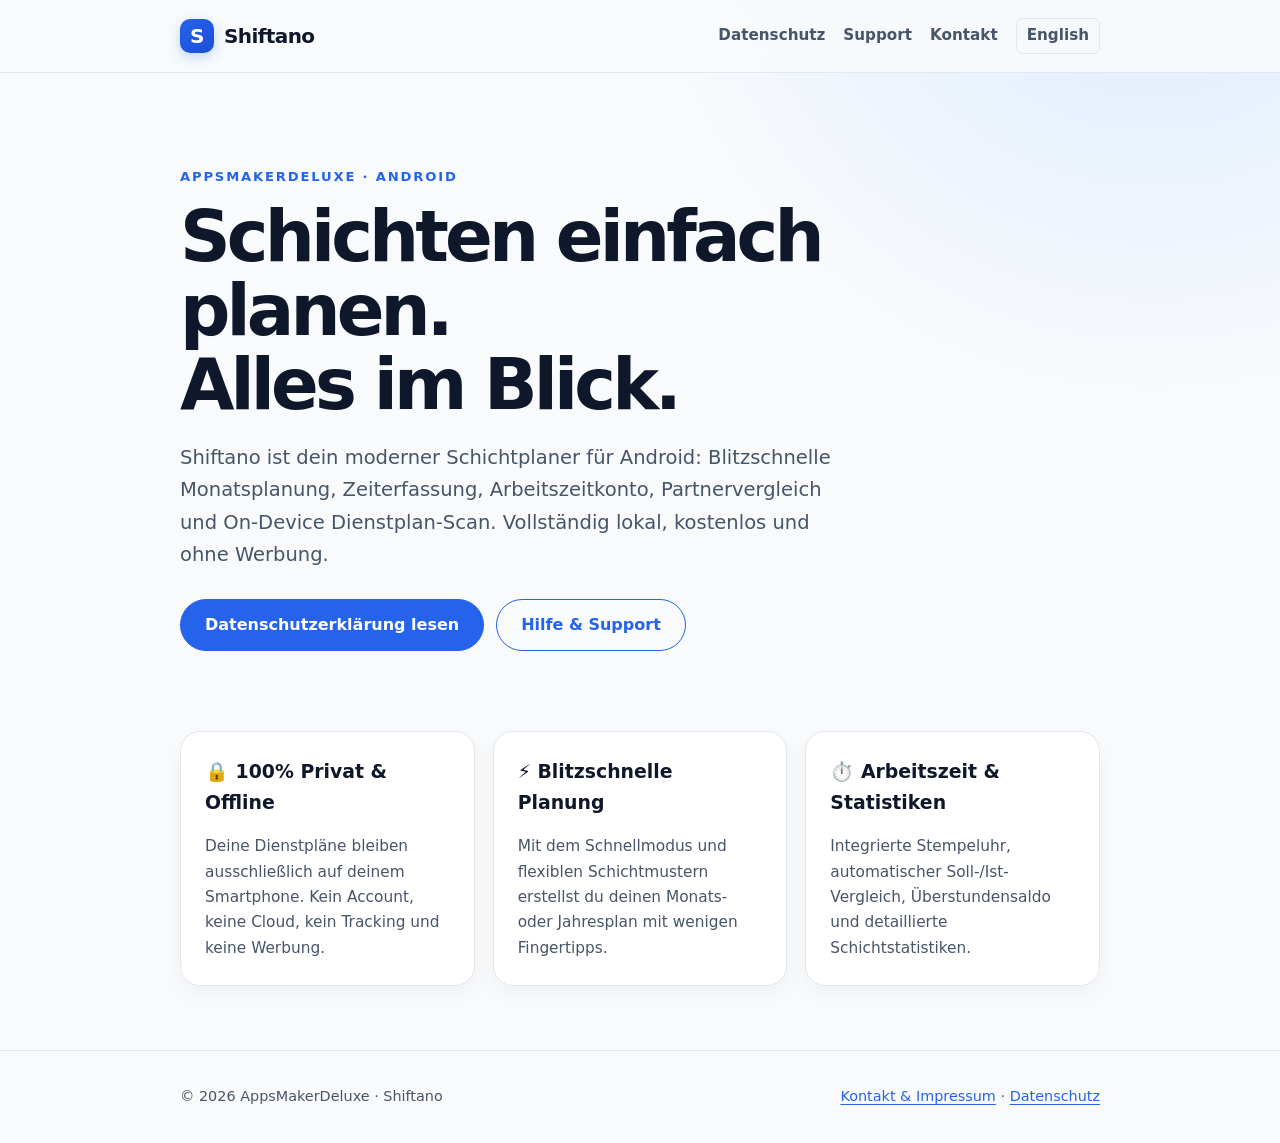
<file: index.html>
<!doctype html>
<html lang="de">
<head>
  <meta charset="utf-8">
  <meta name="viewport" content="width=device-width,initial-scale=1">
  <title>Shiftano – Dein smarter Dienstplan & Schichten</title>
  <meta name="description" content="Shiftano ist die moderne, kostenlose und private Android-App für Schichtplanung, Zeiterfassung, Schichtmuster und Arbeitszeitkonten.">
  <meta property="og:title" content="Shiftano – Dienstplan & Schichten">
  <meta property="og:description" content="Schnell planen, Arbeitszeit erfassen und jederzeit den vollen Überblick behalten. 100% offline & werbefrei.">
  <meta property="og:type" content="website">
  <meta property="og:url" content="https://appsmakerdeluxe.github.io/shiftano-privacy/">
  <meta name="theme-color" content="#2563eb">
  <link rel="icon" href="assets/favicon.svg" type="image/svg+xml">
  <link rel="stylesheet" href="assets/site.css">
</head>
<body>
  <header class="site-header">
    <div class="wrap">
      <a class="brand" href="./"><span class="mark">S</span>Shiftano</a>
      <nav class="nav" aria-label="Seitennavigation">
        <a href="privacy/shiftano/">Datenschutz</a>
        <a href="support/">Support</a>
        <a href="contact/">Kontakt</a>
        <a class="lang-btn" href="en/">English</a>
      </nav>
    </div>
  </header>
  <main>
    <section class="hero wrap">
      <p class="eyebrow">AppsMakerDeluxe · Android</p>
      <h1>Schichten einfach planen.<br>Alles im Blick.</h1>
      <p class="lead">Shiftano ist dein moderner Schichtplaner für Android: Blitzschnelle Monatsplanung, Zeiterfassung, Arbeitszeitkonto, Partnervergleich und On-Device Dienstplan-Scan. Vollständig lokal, kostenlos und ohne Werbung.</p>
      <div class="actions">
        <a class="button" href="privacy/shiftano/">Datenschutzerklärung lesen</a>
        <a class="button secondary" href="support/">Hilfe & Support</a>
      </div>
    </section>
    <section class="wrap grid" aria-label="Shiftano Grundsätze">
      <article class="card">
        <h2>🔒 100% Privat & Offline</h2>
        <p>Deine Dienstpläne bleiben ausschließlich auf deinem Smartphone. Kein Account, keine Cloud, kein Tracking und keine Werbung.</p>
      </article>
      <article class="card">
        <h2>⚡ Blitzschnelle Planung</h2>
        <p>Mit dem Schnellmodus und flexiblen Schichtmustern erstellst du deinen Monats- oder Jahresplan mit wenigen Fingertipps.</p>
      </article>
      <article class="card">
        <h2>⏱️ Arbeitszeit & Statistiken</h2>
        <p>Integrierte Stempeluhr, automatischer Soll-/Ist-Vergleich, Überstundensaldo und detaillierte Schichtstatistiken.</p>
      </article>
    </section>
  </main>
  <footer class="site-footer">
    <div class="wrap">
      <span>© 2026 AppsMakerDeluxe · Shiftano</span>
      <div>
        <a href="contact/">Kontakt & Impressum</a> · 
        <a href="privacy/shiftano/">Datenschutz</a>
      </div>
    </div>
  </footer>
</body>
</html>
</file>
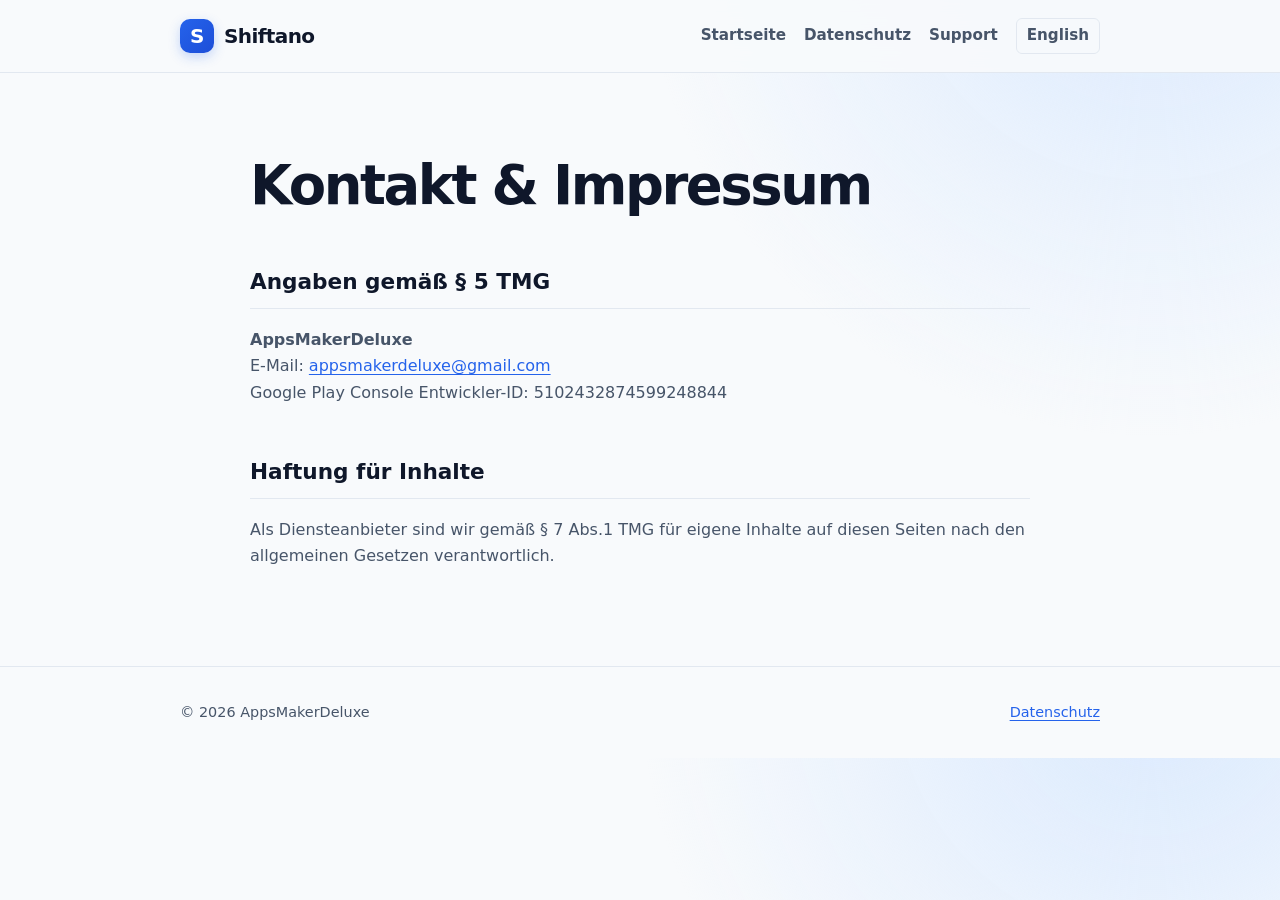
<file: contact/index.html>
<!doctype html>
<html lang="de">
<head>
  <meta charset="utf-8">
  <meta name="viewport" content="width=device-width,initial-scale=1">
  <title>Kontakt & Impressum – Shiftano</title>
  <meta name="theme-color" content="#2563eb">
  <link rel="icon" href="../assets/favicon.svg" type="image/svg+xml">
  <link rel="stylesheet" href="../assets/site.css">
</head>
<body>
  <header class="site-header">
    <div class="wrap">
      <a class="brand" href="../"><span class="mark">S</span>Shiftano</a>
      <nav class="nav">
        <a href="../">Startseite</a>
        <a href="../privacy/shiftano/">Datenschutz</a>
        <a href="../support/">Support</a>
        <a class="lang-btn" href="../en/contact/">English</a>
      </nav>
    </div>
  </header>
  <main class="wrap content">
    <h1>Kontakt & Impressum</h1>
    
    <h2>Angaben gemäß § 5 TMG</h2>
    <p><strong>AppsMakerDeluxe</strong><br>
    E-Mail: <a href="mailto:appsmakerdeluxe@gmail.com">appsmakerdeluxe@gmail.com</a><br>
    Google Play Console Entwickler-ID: 5102432874599248844</p>

    <h2>Haftung für Inhalte</h2>
    <p>Als Diensteanbieter sind wir gemäß § 7 Abs.1 TMG für eigene Inhalte auf diesen Seiten nach den allgemeinen Gesetzen verantwortlich.</p>
  </main>
  <footer class="site-footer">
    <div class="wrap">
      <span>© 2026 AppsMakerDeluxe</span>
      <a href="../privacy/shiftano/">Datenschutz</a>
    </div>
  </footer>
</body>
</html>
</file>
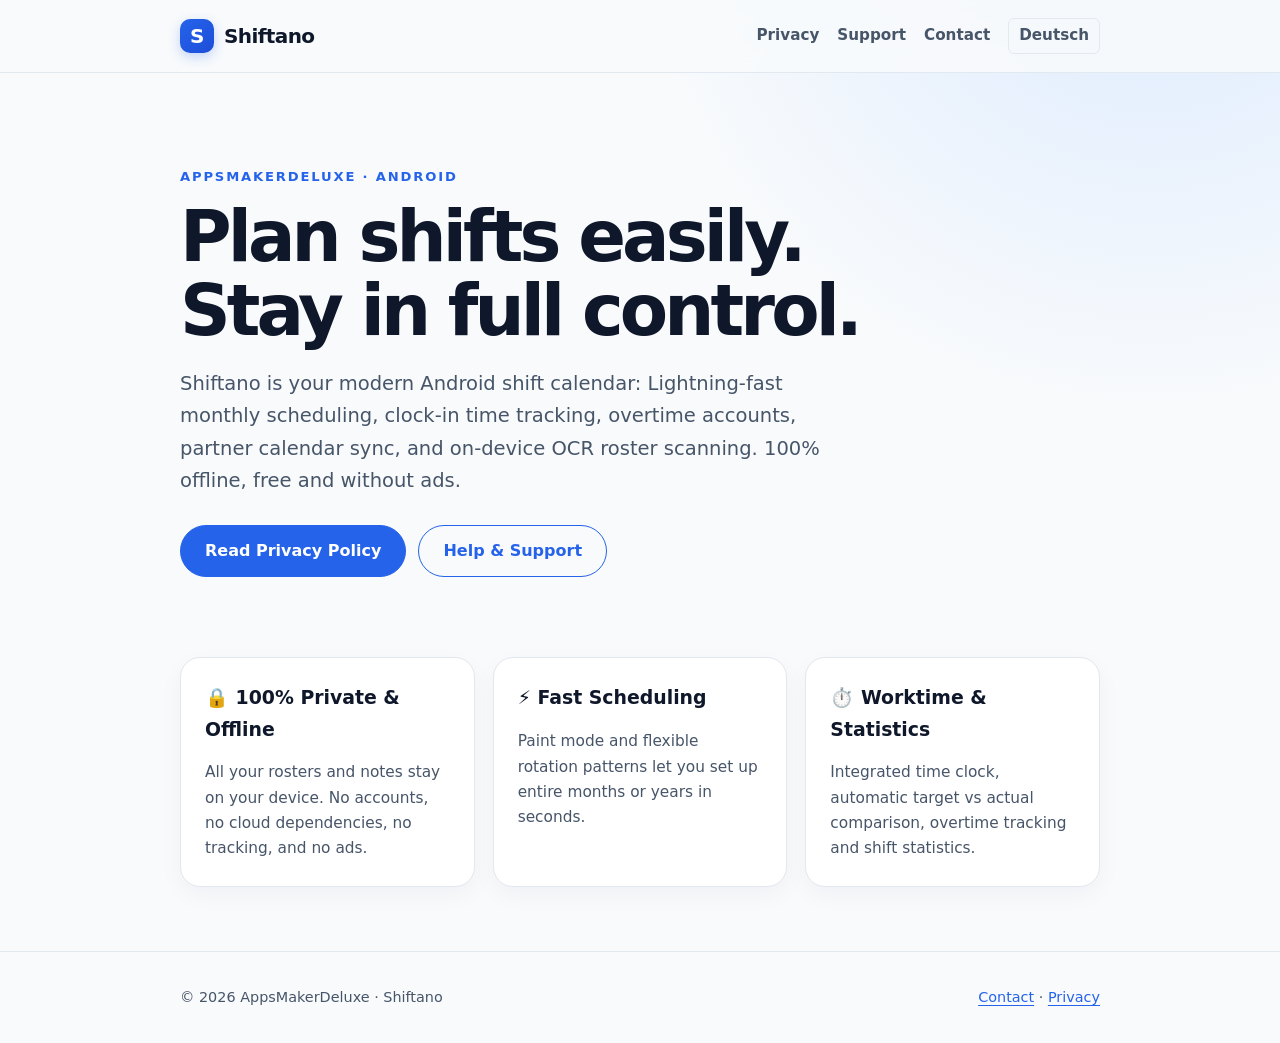
<file: en/index.html>
<!doctype html>
<html lang="en">
<head>
  <meta charset="utf-8">
  <meta name="viewport" content="width=device-width,initial-scale=1">
  <title>Shiftano – Smart Shift Planner & Work Roster</title>
  <meta name="description" content="Shiftano is the modern, privacy-first Android shift calendar with quick entry, time tracking, shift patterns and worktime accounts.">
  <meta property="og:title" content="Shiftano – Shift Planner">
  <meta property="og:description" content="Fast planning, worktime tracking, and complete overview of your shifts. 100% offline & ad-free.">
  <meta property="og:type" content="website">
  <meta property="og:url" content="https://appsmakerdeluxe.github.io/shiftano-privacy/en/">
  <meta name="theme-color" content="#2563eb">
  <link rel="icon" href="../assets/favicon.svg" type="image/svg+xml">
  <link rel="stylesheet" href="../assets/site.css">
</head>
<body>
  <header class="site-header">
    <div class="wrap">
      <a class="brand" href="./"><span class="mark">S</span>Shiftano</a>
      <nav class="nav" aria-label="Main navigation">
        <a href="privacy/shiftano/">Privacy</a>
        <a href="support/">Support</a>
        <a href="contact/">Contact</a>
        <a class="lang-btn" href="../">Deutsch</a>
      </nav>
    </div>
  </header>
  <main>
    <section class="hero wrap">
      <p class="eyebrow">AppsMakerDeluxe · Android</p>
      <h1>Plan shifts easily.<br>Stay in full control.</h1>
      <p class="lead">Shiftano is your modern Android shift calendar: Lightning-fast monthly scheduling, clock-in time tracking, overtime accounts, partner calendar sync, and on-device OCR roster scanning. 100% offline, free and without ads.</p>
      <div class="actions">
        <a class="button" href="privacy/shiftano/">Read Privacy Policy</a>
        <a class="button secondary" href="support/">Help & Support</a>
      </div>
    </section>
    <section class="wrap grid" aria-label="Shiftano Principles">
      <article class="card">
        <h2>🔒 100% Private & Offline</h2>
        <p>All your rosters and notes stay on your device. No accounts, no cloud dependencies, no tracking, and no ads.</p>
      </article>
      <article class="card">
        <h2>⚡ Fast Scheduling</h2>
        <p>Paint mode and flexible rotation patterns let you set up entire months or years in seconds.</p>
      </article>
      <article class="card">
        <h2>⏱️ Worktime & Statistics</h2>
        <p>Integrated time clock, automatic target vs actual comparison, overtime tracking and shift statistics.</p>
      </article>
    </section>
  </main>
  <footer class="site-footer">
    <div class="wrap">
      <span>© 2026 AppsMakerDeluxe · Shiftano</span>
      <div>
        <a href="contact/">Contact</a> · 
        <a href="privacy/shiftano/">Privacy</a>
      </div>
    </div>
  </footer>
</body>
</html>
</file>
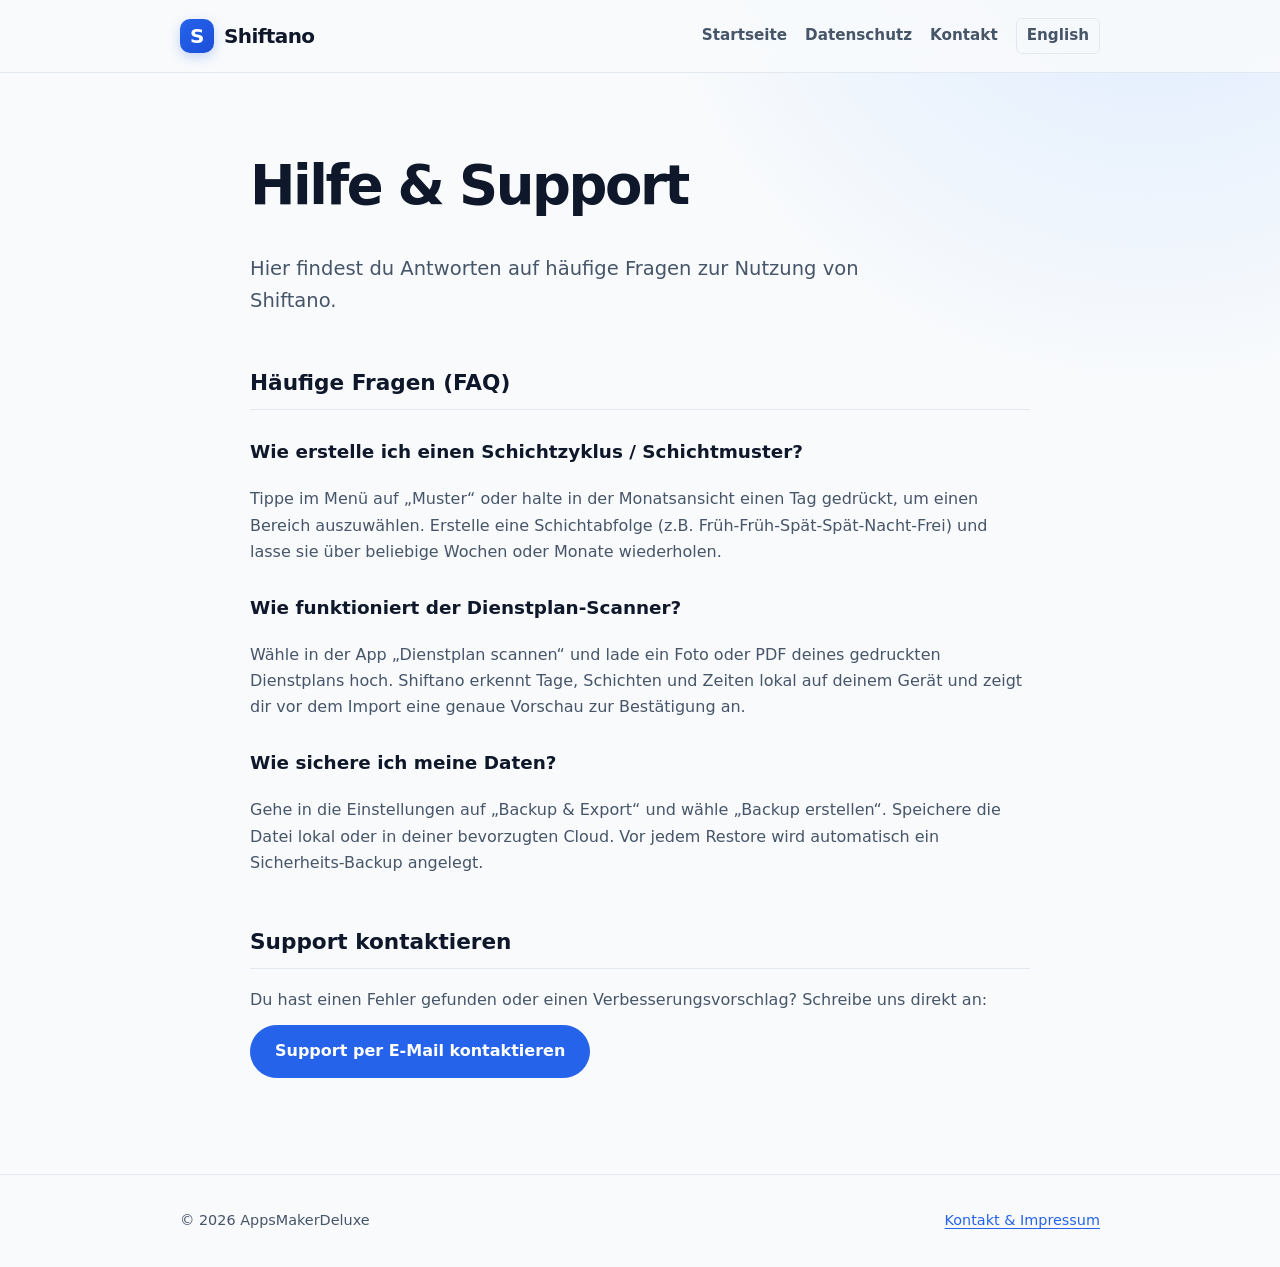
<file: support/index.html>
<!doctype html>
<html lang="de">
<head>
  <meta charset="utf-8">
  <meta name="viewport" content="width=device-width,initial-scale=1">
  <title>Hilfe & Support – Shiftano</title>
  <meta name="theme-color" content="#2563eb">
  <link rel="icon" href="../assets/favicon.svg" type="image/svg+xml">
  <link rel="stylesheet" href="../assets/site.css">
</head>
<body>
  <header class="site-header">
    <div class="wrap">
      <a class="brand" href="../"><span class="mark">S</span>Shiftano</a>
      <nav class="nav">
        <a href="../">Startseite</a>
        <a href="../privacy/shiftano/">Datenschutz</a>
        <a href="../contact/">Kontakt</a>
        <a class="lang-btn" href="../en/support/">English</a>
      </nav>
    </div>
  </header>
  <main class="wrap content">
    <h1>Hilfe & Support</h1>
    <p class="lead">Hier findest du Antworten auf häufige Fragen zur Nutzung von Shiftano.</p>

    <h2>Häufige Fragen (FAQ)</h2>
    <h3>Wie erstelle ich einen Schichtzyklus / Schichtmuster?</h3>
    <p>Tippe im Menü auf „Muster“ oder halte in der Monatsansicht einen Tag gedrückt, um einen Bereich auszuwählen. Erstelle eine Schichtabfolge (z.B. Früh-Früh-Spät-Spät-Nacht-Frei) und lasse sie über beliebige Wochen oder Monate wiederholen.</p>

    <h3>Wie funktioniert der Dienstplan-Scanner?</h3>
    <p>Wähle in der App „Dienstplan scannen“ und lade ein Foto oder PDF deines gedruckten Dienstplans hoch. Shiftano erkennt Tage, Schichten und Zeiten lokal auf deinem Gerät und zeigt dir vor dem Import eine genaue Vorschau zur Bestätigung an.</p>

    <h3>Wie sichere ich meine Daten?</h3>
    <p>Gehe in die Einstellungen auf „Backup & Export“ und wähle „Backup erstellen“. Speichere die Datei lokal oder in deiner bevorzugten Cloud. Vor jedem Restore wird automatisch ein Sicherheits-Backup angelegt.</p>

    <h2>Support kontaktieren</h2>
    <p>Du hast einen Fehler gefunden oder einen Verbesserungsvorschlag? Schreibe uns direkt an:<br>
    <a class="button" style="margin-top:12px;" href="mailto:appsmakerdeluxe@gmail.com?subject=Shiftano%20Support">Support per E-Mail kontaktieren</a></p>
  </main>
  <footer class="site-footer">
    <div class="wrap">
      <span>© 2026 AppsMakerDeluxe</span>
      <a href="../contact/">Kontakt & Impressum</a>
    </div>
  </footer>
</body>
</html>
</file>
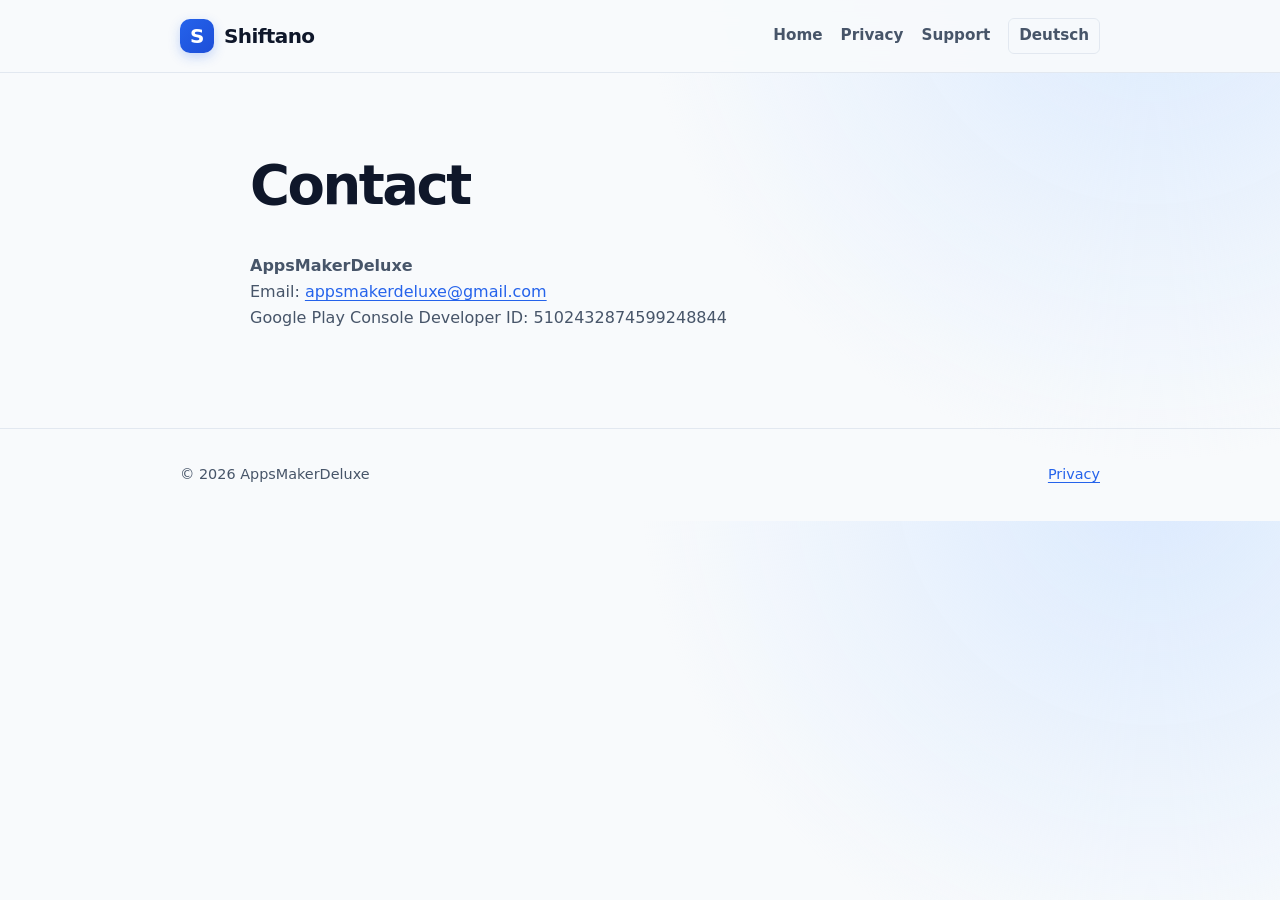
<file: en/contact/index.html>
<!doctype html>
<html lang="en">
<head>
  <meta charset="utf-8">
  <meta name="viewport" content="width=device-width,initial-scale=1">
  <title>Contact – Shiftano</title>
  <meta name="theme-color" content="#2563eb">
  <link rel="icon" href="../../assets/favicon.svg" type="image/svg+xml">
  <link rel="stylesheet" href="../../assets/site.css">
</head>
<body>
  <header class="site-header">
    <div class="wrap">
      <a class="brand" href="../"><span class="mark">S</span>Shiftano</a>
      <nav class="nav">
        <a href="../">Home</a>
        <a href="../privacy/shiftano/">Privacy</a>
        <a href="../support/">Support</a>
        <a class="lang-btn" href="../../contact/">Deutsch</a>
      </nav>
    </div>
  </header>
  <main class="wrap content">
    <h1>Contact</h1>
    <p><strong>AppsMakerDeluxe</strong><br>
    Email: <a href="mailto:appsmakerdeluxe@gmail.com">appsmakerdeluxe@gmail.com</a><br>
    Google Play Console Developer ID: 5102432874599248844</p>
  </main>
  <footer class="site-footer">
    <div class="wrap">
      <span>© 2026 AppsMakerDeluxe</span>
      <a href="../privacy/shiftano/">Privacy</a>
    </div>
  </footer>
</body>
</html>
</file>
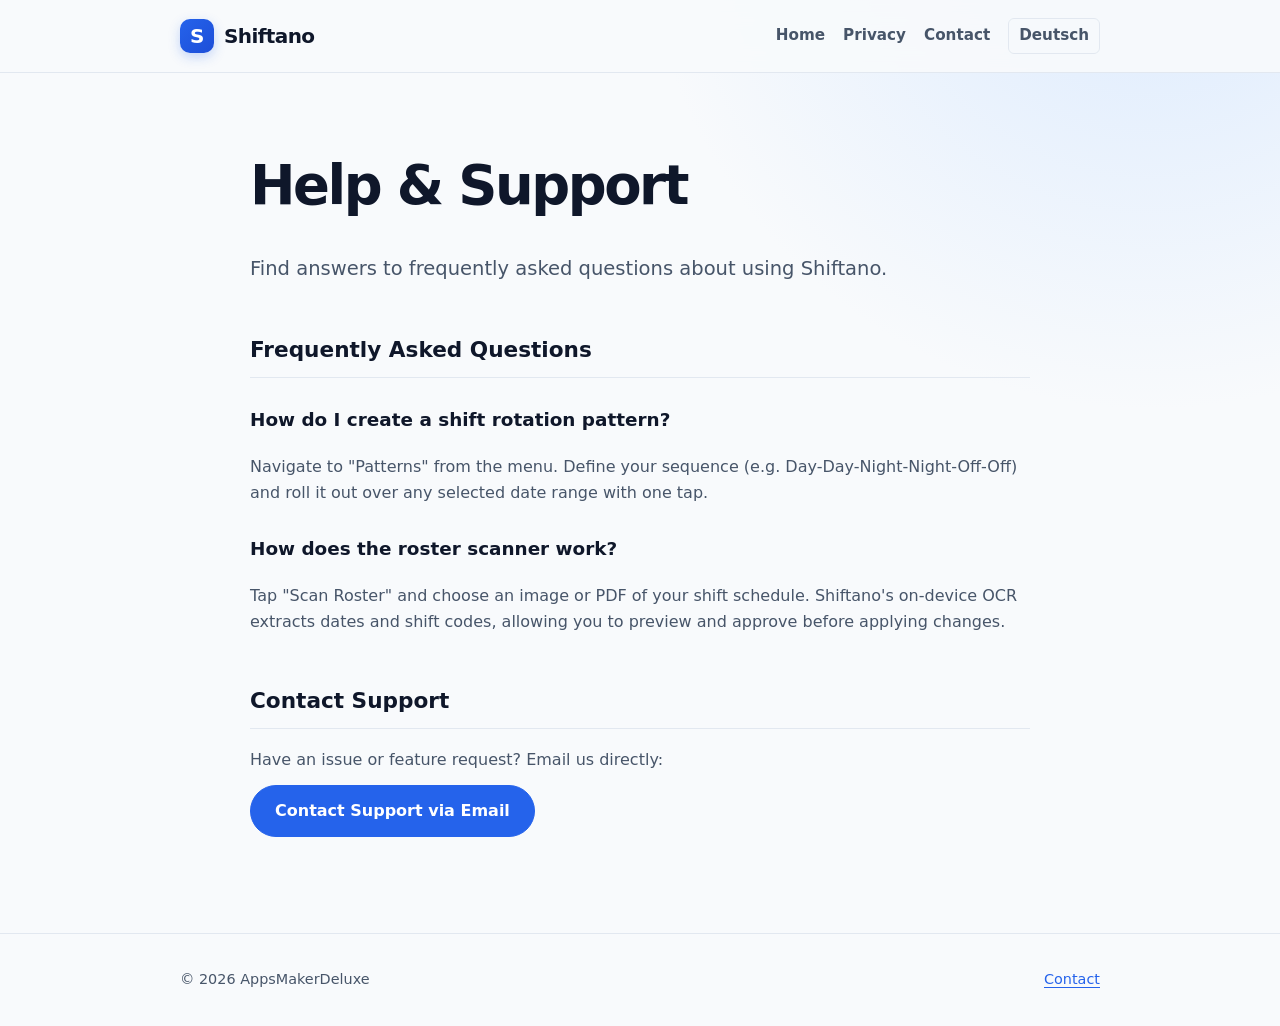
<file: en/support/index.html>
<!doctype html>
<html lang="en">
<head>
  <meta charset="utf-8">
  <meta name="viewport" content="width=device-width,initial-scale=1">
  <title>Help & Support – Shiftano</title>
  <meta name="theme-color" content="#2563eb">
  <link rel="icon" href="../../assets/favicon.svg" type="image/svg+xml">
  <link rel="stylesheet" href="../../assets/site.css">
</head>
<body>
  <header class="site-header">
    <div class="wrap">
      <a class="brand" href="../"><span class="mark">S</span>Shiftano</a>
      <nav class="nav">
        <a href="../">Home</a>
        <a href="../privacy/shiftano/">Privacy</a>
        <a href="../contact/">Contact</a>
        <a class="lang-btn" href="../../support/">Deutsch</a>
      </nav>
    </div>
  </header>
  <main class="wrap content">
    <h1>Help & Support</h1>
    <p class="lead">Find answers to frequently asked questions about using Shiftano.</p>

    <h2>Frequently Asked Questions</h2>
    <h3>How do I create a shift rotation pattern?</h3>
    <p>Navigate to "Patterns" from the menu. Define your sequence (e.g. Day-Day-Night-Night-Off-Off) and roll it out over any selected date range with one tap.</p>

    <h3>How does the roster scanner work?</h3>
    <p>Tap "Scan Roster" and choose an image or PDF of your shift schedule. Shiftano's on-device OCR extracts dates and shift codes, allowing you to preview and approve before applying changes.</p>

    <h2>Contact Support</h2>
    <p>Have an issue or feature request? Email us directly:<br>
    <a class="button" style="margin-top:12px;" href="mailto:appsmakerdeluxe@gmail.com?subject=Shiftano%20Support%20(EN)">Contact Support via Email</a></p>
  </main>
  <footer class="site-footer">
    <div class="wrap">
      <span>© 2026 AppsMakerDeluxe</span>
      <a href="../contact/">Contact</a>
    </div>
  </footer>
</body>
</html>
</file>
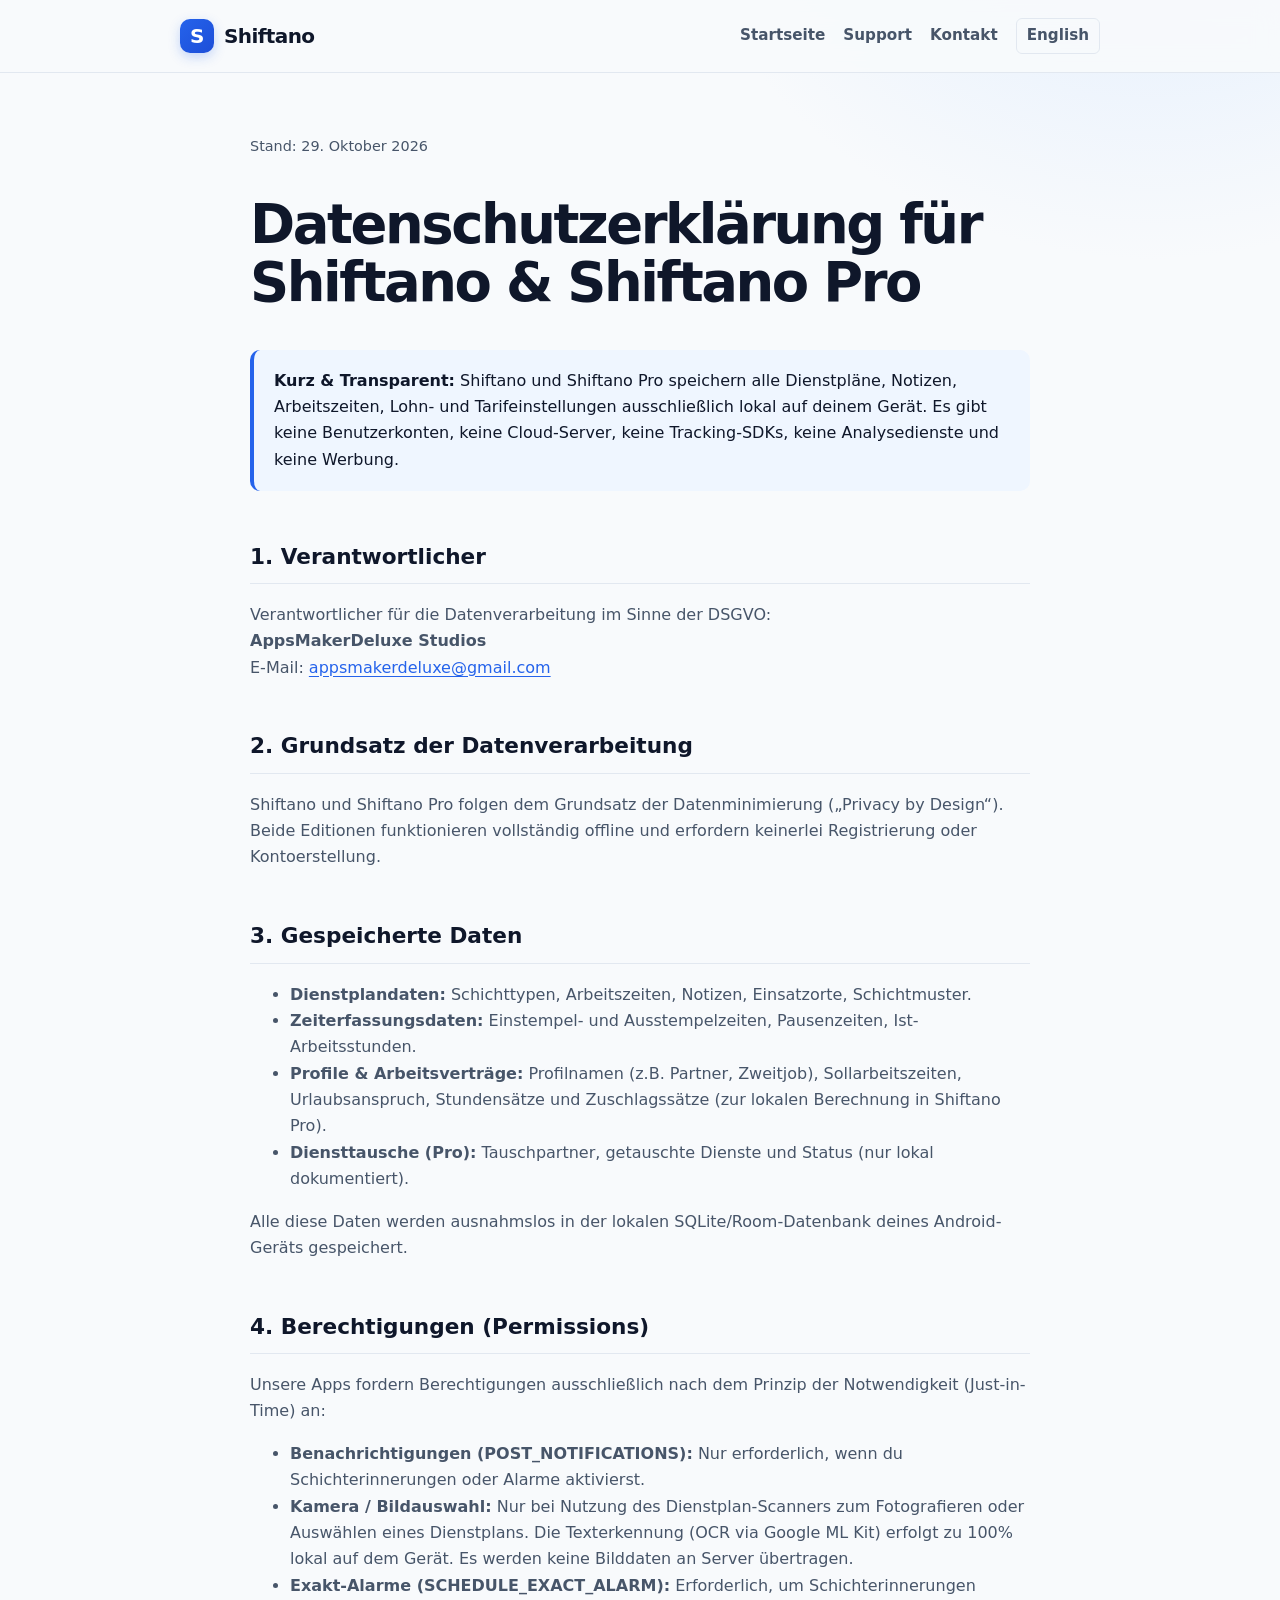
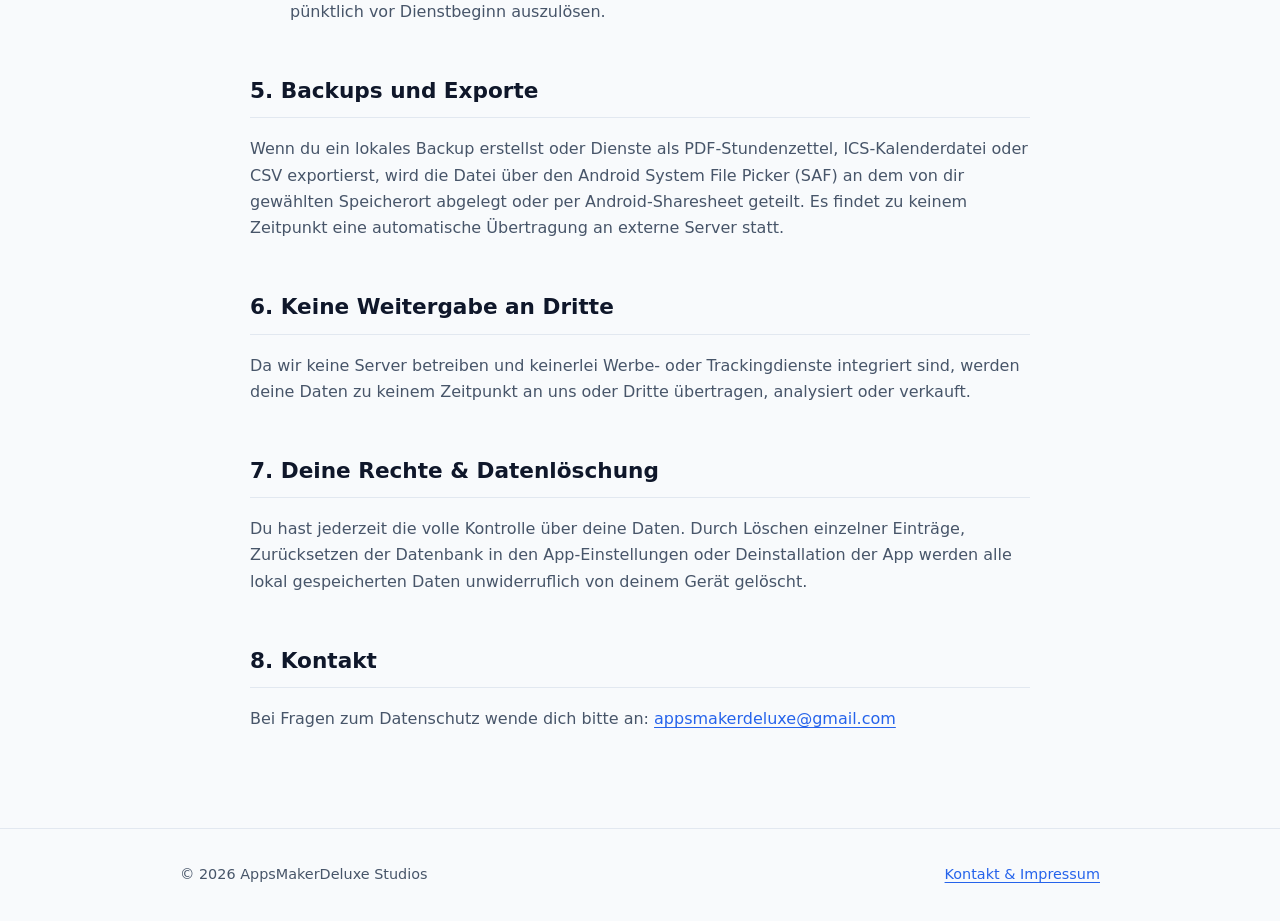
<file: privacy/shiftano/index.html>
<!doctype html>
<html lang="de">
<head>
  <meta charset="utf-8">
  <meta name="viewport" content="width=device-width,initial-scale=1">
  <title>Datenschutzerklärung – Shiftano & Shiftano Pro</title>
  <meta name="description" content="Datenschutzerklärung für die Android-Apps Shiftano und Shiftano Pro von AppsMakerDeluxe Studios.">
  <meta name="theme-color" content="#2563eb">
  <link rel="icon" href="../../assets/favicon.svg" type="image/svg+xml">
  <link rel="stylesheet" href="../../assets/site.css">
</head>
<body>
  <header class="site-header">
    <div class="wrap">
      <a class="brand" href="../../"><span class="mark">S</span>Shiftano</a>
      <nav class="nav">
        <a href="../../">Startseite</a>
        <a href="../../support/">Support</a>
        <a href="../../contact/">Kontakt</a>
        <a class="lang-btn" href="../../en/privacy/shiftano/">English</a>
      </nav>
    </div>
  </header>
  <main class="wrap content">
    <p class="meta">Stand: 29. Oktober 2026</p>
    <h1>Datenschutzerklärung für Shiftano & Shiftano Pro</h1>
    
    <div class="notice">
      <strong>Kurz & Transparent:</strong> Shiftano und Shiftano Pro speichern alle Dienstpläne, Notizen, Arbeitszeiten, Lohn- und Tarifeinstellungen ausschließlich lokal auf deinem Gerät. Es gibt keine Benutzerkonten, keine Cloud-Server, keine Tracking-SDKs, keine Analysedienste und keine Werbung.
    </div>

    <h2>1. Verantwortlicher</h2>
    <p>Verantwortlicher für die Datenverarbeitung im Sinne der DSGVO:<br>
    <strong>AppsMakerDeluxe Studios</strong><br>
    E-Mail: <a href="mailto:appsmakerdeluxe@gmail.com">appsmakerdeluxe@gmail.com</a></p>

    <h2>2. Grundsatz der Datenverarbeitung</h2>
    <p>Shiftano und Shiftano Pro folgen dem Grundsatz der Datenminimierung („Privacy by Design“). Beide Editionen funktionieren vollständig offline und erfordern keinerlei Registrierung oder Kontoerstellung.</p>

    <h2>3. Gespeicherte Daten</h2>
    <ul>
      <li><strong>Dienstplandaten:</strong> Schichttypen, Arbeitszeiten, Notizen, Einsatzorte, Schichtmuster.</li>
      <li><strong>Zeiterfassungsdaten:</strong> Einstempel- und Ausstempelzeiten, Pausenzeiten, Ist-Arbeitsstunden.</li>
      <li><strong>Profile & Arbeitsverträge:</strong> Profilnamen (z.B. Partner, Zweitjob), Sollarbeitszeiten, Urlaubsanspruch, Stundensätze und Zuschlagssätze (zur lokalen Berechnung in Shiftano Pro).</li>
      <li><strong>Diensttausche (Pro):</strong> Tauschpartner, getauschte Dienste und Status (nur lokal dokumentiert).</li>
    </ul>
    <p>Alle diese Daten werden ausnahmslos in der lokalen SQLite/Room-Datenbank deines Android-Geräts gespeichert.</p>

    <h2>4. Berechtigungen (Permissions)</h2>
    <p>Unsere Apps fordern Berechtigungen ausschließlich nach dem Prinzip der Notwendigkeit (Just-in-Time) an:</p>
    <ul>
      <li><strong>Benachrichtigungen (POST_NOTIFICATIONS):</strong> Nur erforderlich, wenn du Schichterinnerungen oder Alarme aktivierst.</li>
      <li><strong>Kamera / Bildauswahl:</strong> Nur bei Nutzung des Dienstplan-Scanners zum Fotografieren oder Auswählen eines Dienstplans. Die Texterkennung (OCR via Google ML Kit) erfolgt zu 100% lokal auf dem Gerät. Es werden keine Bilddaten an Server übertragen.</li>
      <li><strong>Exakt-Alarme (SCHEDULE_EXACT_ALARM):</strong> Erforderlich, um Schichterinnerungen pünktlich vor Dienstbeginn auszulösen.</li>
    </ul>

    <h2>5. Backups und Exporte</h2>
    <p>Wenn du ein lokales Backup erstellst oder Dienste als PDF-Stundenzettel, ICS-Kalenderdatei oder CSV exportierst, wird die Datei über den Android System File Picker (SAF) an dem von dir gewählten Speicherort abgelegt oder per Android-Sharesheet geteilt. Es findet zu keinem Zeitpunkt eine automatische Übertragung an externe Server statt.</p>

    <h2>6. Keine Weitergabe an Dritte</h2>
    <p>Da wir keine Server betreiben und keinerlei Werbe- oder Trackingdienste integriert sind, werden deine Daten zu keinem Zeitpunkt an uns oder Dritte übertragen, analysiert oder verkauft.</p>

    <h2>7. Deine Rechte & Datenlöschung</h2>
    <p>Du hast jederzeit die volle Kontrolle über deine Daten. Durch Löschen einzelner Einträge, Zurücksetzen der Datenbank in den App-Einstellungen oder Deinstallation der App werden alle lokal gespeicherten Daten unwiderruflich von deinem Gerät gelöscht.</p>

    <h2>8. Kontakt</h2>
    <p>Bei Fragen zum Datenschutz wende dich bitte an: <a href="mailto:appsmakerdeluxe@gmail.com">appsmakerdeluxe@gmail.com</a></p>
  </main>
  <footer class="site-footer">
    <div class="wrap">
      <span>© 2026 AppsMakerDeluxe Studios</span>
      <a href="../../contact/">Kontakt & Impressum</a>
    </div>
  </footer>
</body>
</html>
</file>
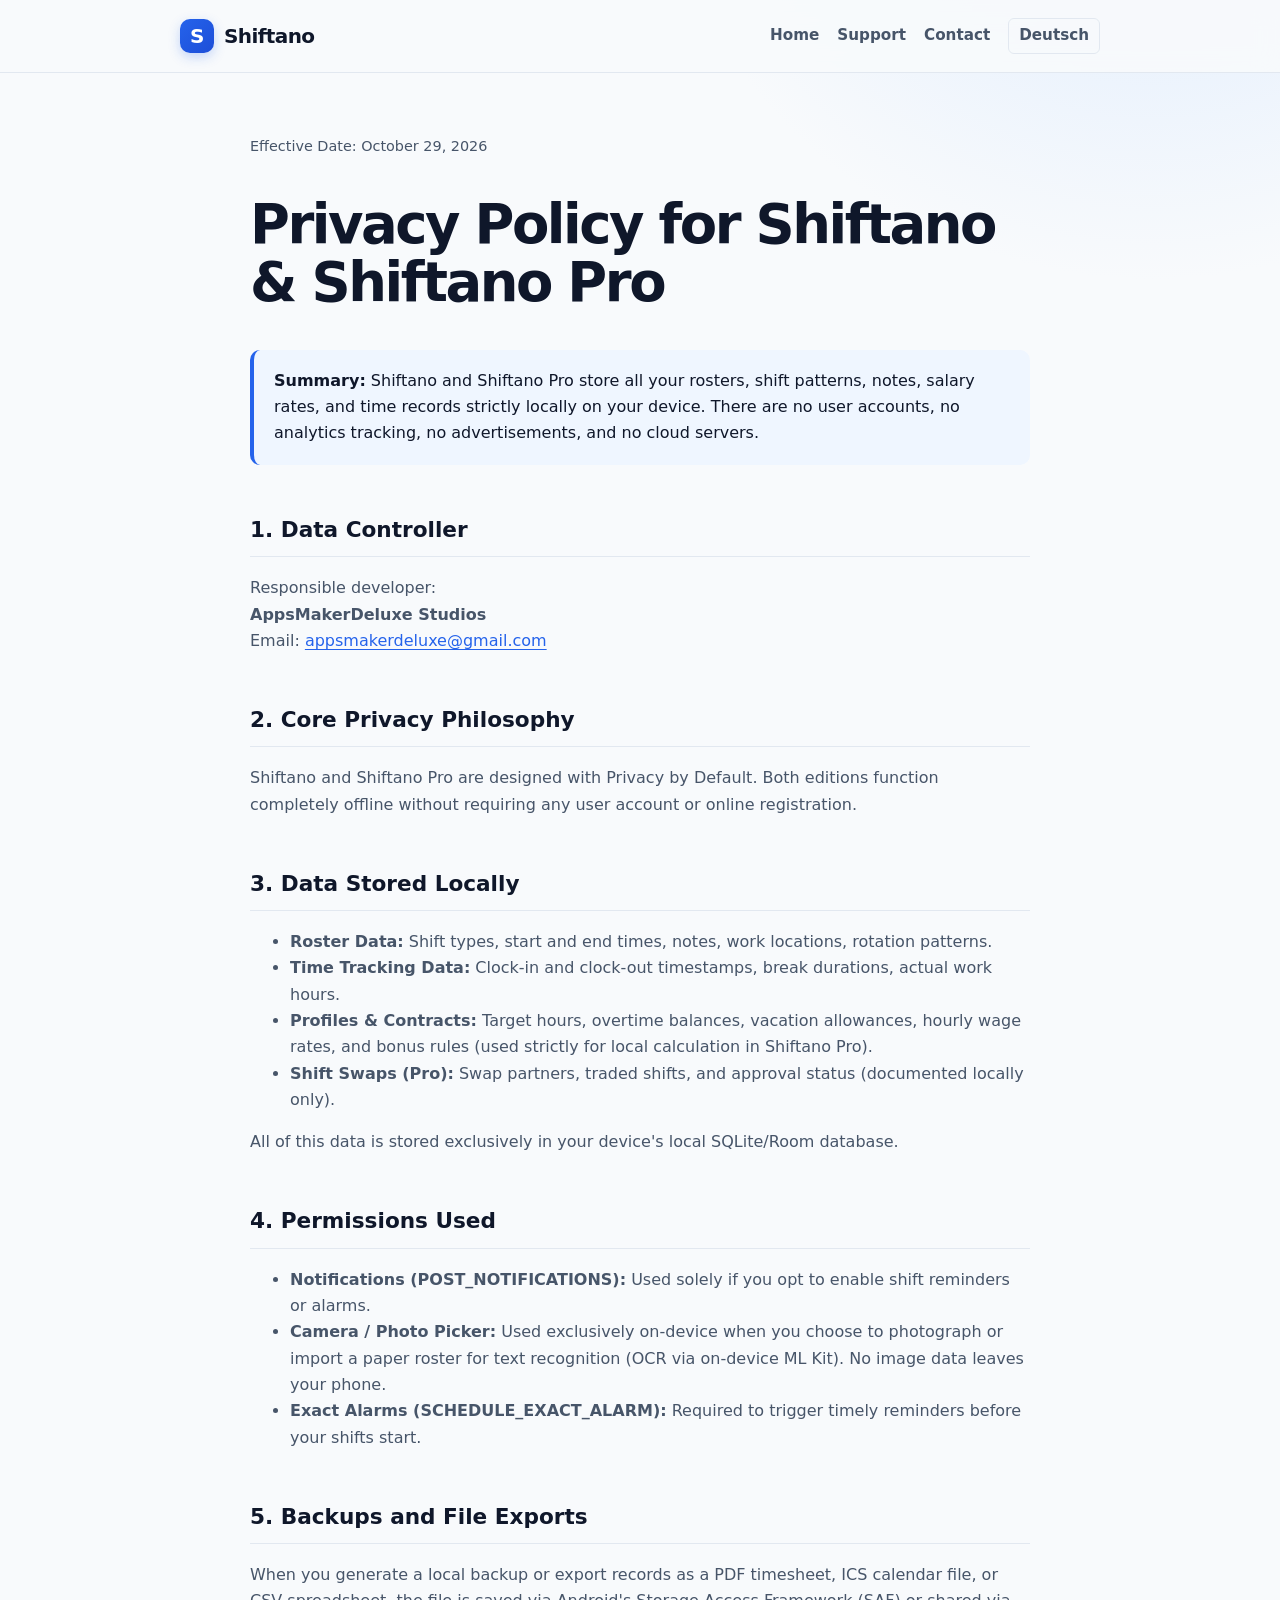
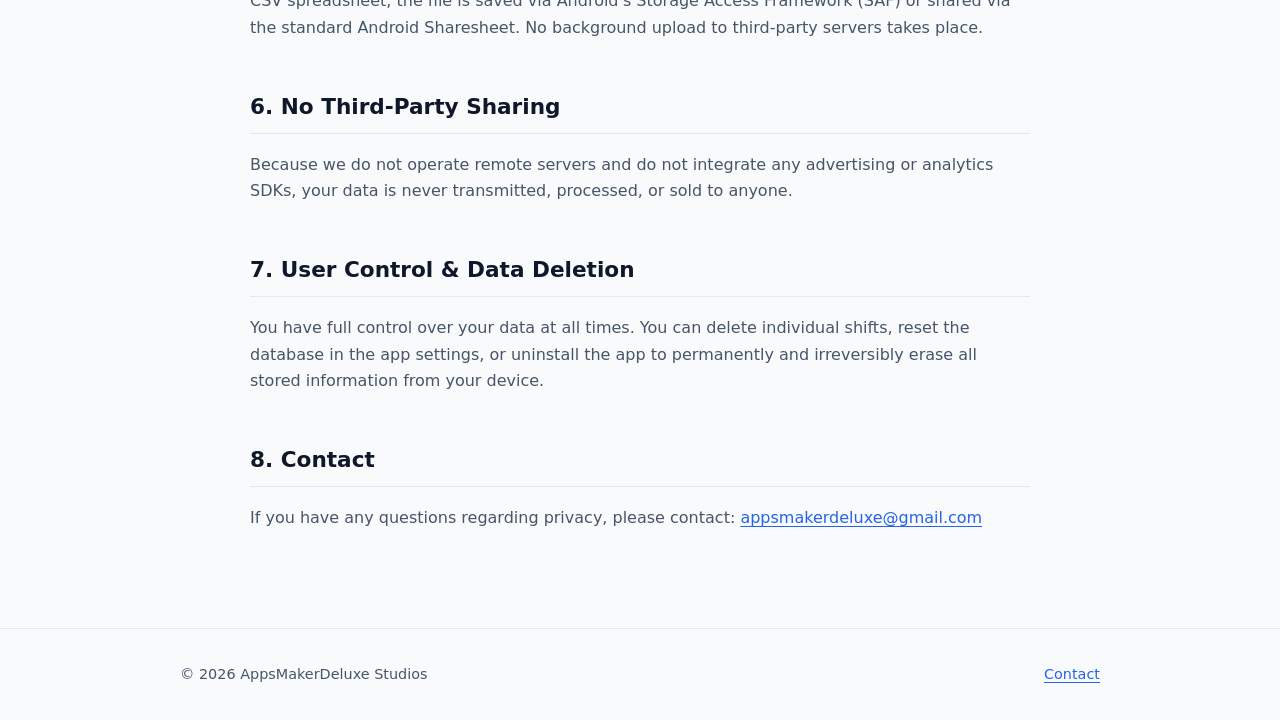
<file: en/privacy/shiftano/index.html>
<!doctype html>
<html lang="en">
<head>
  <meta charset="utf-8">
  <meta name="viewport" content="width=device-width,initial-scale=1">
  <title>Privacy Policy – Shiftano & Shiftano Pro</title>
  <meta name="description" content="Privacy Policy for Shiftano and Shiftano Pro Android Apps by AppsMakerDeluxe Studios.">
  <meta name="theme-color" content="#2563eb">
  <link rel="icon" href="../../../assets/favicon.svg" type="image/svg+xml">
  <link rel="stylesheet" href="../../../assets/site.css">
</head>
<body>
  <header class="site-header">
    <div class="wrap">
      <a class="brand" href="../../"><span class="mark">S</span>Shiftano</a>
      <nav class="nav">
        <a href="../../">Home</a>
        <a href="../../support/">Support</a>
        <a href="../../contact/">Contact</a>
        <a class="lang-btn" href="../../../privacy/shiftano/">Deutsch</a>
      </nav>
    </div>
  </header>
  <main class="wrap content">
    <p class="meta">Effective Date: October 29, 2026</p>
    <h1>Privacy Policy for Shiftano & Shiftano Pro</h1>
    
    <div class="notice">
      <strong>Summary:</strong> Shiftano and Shiftano Pro store all your rosters, shift patterns, notes, salary rates, and time records strictly locally on your device. There are no user accounts, no analytics tracking, no advertisements, and no cloud servers.
    </div>

    <h2>1. Data Controller</h2>
    <p>Responsible developer:<br>
    <strong>AppsMakerDeluxe Studios</strong><br>
    Email: <a href="mailto:appsmakerdeluxe@gmail.com">appsmakerdeluxe@gmail.com</a></p>

    <h2>2. Core Privacy Philosophy</h2>
    <p>Shiftano and Shiftano Pro are designed with Privacy by Default. Both editions function completely offline without requiring any user account or online registration.</p>

    <h2>3. Data Stored Locally</h2>
    <ul>
      <li><strong>Roster Data:</strong> Shift types, start and end times, notes, work locations, rotation patterns.</li>
      <li><strong>Time Tracking Data:</strong> Clock-in and clock-out timestamps, break durations, actual work hours.</li>
      <li><strong>Profiles & Contracts:</strong> Target hours, overtime balances, vacation allowances, hourly wage rates, and bonus rules (used strictly for local calculation in Shiftano Pro).</li>
      <li><strong>Shift Swaps (Pro):</strong> Swap partners, traded shifts, and approval status (documented locally only).</li>
    </ul>
    <p>All of this data is stored exclusively in your device's local SQLite/Room database.</p>

    <h2>4. Permissions Used</h2>
    <ul>
      <li><strong>Notifications (POST_NOTIFICATIONS):</strong> Used solely if you opt to enable shift reminders or alarms.</li>
      <li><strong>Camera / Photo Picker:</strong> Used exclusively on-device when you choose to photograph or import a paper roster for text recognition (OCR via on-device ML Kit). No image data leaves your phone.</li>
      <li><strong>Exact Alarms (SCHEDULE_EXACT_ALARM):</strong> Required to trigger timely reminders before your shifts start.</li>
    </ul>

    <h2>5. Backups and File Exports</h2>
    <p>When you generate a local backup or export records as a PDF timesheet, ICS calendar file, or CSV spreadsheet, the file is saved via Android's Storage Access Framework (SAF) or shared via the standard Android Sharesheet. No background upload to third-party servers takes place.</p>

    <h2>6. No Third-Party Sharing</h2>
    <p>Because we do not operate remote servers and do not integrate any advertising or analytics SDKs, your data is never transmitted, processed, or sold to anyone.</p>

    <h2>7. User Control & Data Deletion</h2>
    <p>You have full control over your data at all times. You can delete individual shifts, reset the database in the app settings, or uninstall the app to permanently and irreversibly erase all stored information from your device.</p>

    <h2>8. Contact</h2>
    <p>If you have any questions regarding privacy, please contact: <a href="mailto:appsmakerdeluxe@gmail.com">appsmakerdeluxe@gmail.com</a></p>
  </main>
  <footer class="site-footer">
    <div class="wrap">
      <span>© 2026 AppsMakerDeluxe Studios</span>
      <a href="../../contact/">Contact</a>
    </div>
  </footer>
</body>
</html>
</file>
<file: assets/site.css>
:root {
  color-scheme: light dark;
  --bg: #f8fafc;
  --surface: #ffffff;
  --ink: #0f172a;
  --muted: #475569;
  --line: #e2e8f0;
  --primary: #2563eb;
  --primary-light: #eff6ff;
  --primary-dark: #1d4ed8;
  --accent: #3b82f6;
  --focus: #2563eb;
}
* { box-sizing: border-box; }
body {
  margin: 0;
  background: radial-gradient(circle at 90% -10%, #dbeafe 0, transparent 32rem), var(--bg);
  color: var(--ink);
  font: 16px/1.65 system-ui, -apple-system, 'Segoe UI', Roboto, sans-serif;
}
a { color: var(--primary); text-underline-offset: .18em; }
a:focus-visible { outline: 3px solid var(--focus); outline-offset: 3px; }
.wrap { width: min(100% - 32px, 920px); margin: auto; }
.site-header {
  border-bottom: 1px solid var(--line);
  background: color-mix(in srgb, var(--bg) 92%, transparent);
  backdrop-filter: blur(12px);
  position: sticky;
  top: 0;
  z-index: 10;
}
.site-header .wrap {
  display: flex;
  align-items: center;
  justify-content: space-between;
  gap: 20px;
  min-height: 72px;
}
.brand {
  display: flex;
  align-items: center;
  font-weight: 850;
  letter-spacing: -.03em;
  color: var(--ink);
  text-decoration: none;
  font-size: 1.25rem;
}
.mark {
  display: inline-grid;
  place-items: center;
  width: 34px;
  height: 34px;
  margin-right: 10px;
  border-radius: 10px;
  background: linear-gradient(135deg, #2563eb, #1d4ed8);
  color: #ffffff;
  font-size: 20px;
  font-weight: 900;
  box-shadow: 0 4px 12px rgba(37, 99, 235, 0.25);
}
.nav { display: flex; flex-wrap: wrap; align-items: center; gap: 18px; }
.nav a { font-size: .95rem; font-weight: 600; text-decoration: none; color: var(--muted); }
.nav a:hover { color: var(--primary); }
.lang-btn {
  font-size: .85rem;
  padding: 4px 10px;
  border: 1px solid var(--line);
  border-radius: 6px;
  text-decoration: none;
  color: var(--ink);
}
.hero { padding: 80px 0 48px; }
.eyebrow {
  color: var(--primary);
  font-size: .82rem;
  font-weight: 850;
  letter-spacing: .14em;
  text-transform: uppercase;
}
.hero h1 {
  max-width: 780px;
  margin: .45rem 0 1rem;
  font-size: clamp(2.4rem, 8vw, 4.4rem);
  line-height: 1.05;
  letter-spacing: -.055em;
}
.lead { max-width: 680px; color: var(--muted); font-size: 1.22rem; }
.actions { display: flex; flex-wrap: gap; gap: 12px; margin-top: 28px; }
.button {
  display: inline-block;
  padding: 12px 24px;
  border: 1px solid var(--primary);
  border-radius: 999px;
  background: var(--primary);
  color: #ffffff;
  font-weight: 700;
  text-decoration: none;
  transition: transform .15s ease, box-shadow .15s ease;
}
.button:hover {
  transform: translateY(-1px);
  box-shadow: 0 6px 20px rgba(37, 99, 235, 0.3);
}
.button.secondary { background: transparent; color: var(--primary); }
.grid {
  display: grid;
  grid-template-columns: repeat(3, minmax(0, 1fr));
  gap: 18px;
  padding: 32px 0 64px;
}
.card {
  padding: 24px;
  border: 1px solid var(--line);
  border-radius: 20px;
  background: var(--surface);
  box-shadow: 0 8px 24px rgba(15, 23, 42, 0.04);
}
.card h2 { margin-top: 0; font-size: 1.18rem; color: var(--ink); }
.card p { margin-bottom: 0; color: var(--muted); font-size: .96rem; }
.content { padding: 48px 0 80px; max-width: 780px; }
.content h1 { font-size: clamp(2.2rem, 6vw, 3.4rem); line-height: 1.08; letter-spacing: -.045em; }
.content h2 { margin-top: 2.2em; font-size: 1.35rem; border-bottom: 1px solid var(--line); padding-bottom: .4em; }
.content h3 { margin-top: 1.5em; font-size: 1.15rem; }
.content p, .content li { color: var(--muted); }
.notice {
  padding: 18px 20px;
  border-left: 4px solid var(--primary);
  border-radius: 10px;
  background: var(--primary-light);
  color: var(--ink);
  margin: 24px 0;
}
.meta { font-size: .9rem; color: var(--muted); margin-bottom: 24px; }
.site-footer {
  padding: 34px 0;
  border-top: 1px solid var(--line);
  color: var(--muted);
  font-size: .9rem;
}
.site-footer .wrap {
  display: flex;
  justify-content: space-between;
  align-items: center;
  flex-wrap: wrap;
  gap: 12px;
}
@media(max-width: 700px) {
  .site-header .wrap { padding-block: 12px; align-items: flex-start; flex-direction: column; }
  .hero { padding-top: 40px; }
  .grid { grid-template-columns: 1fr; }
}
@media(prefers-color-scheme: dark) {
  :root {
    --bg: #090d16;
    --surface: #0f172a;
    --ink: #f8fafc;
    --muted: #94a3b8;
    --line: #1e293b;
    --primary: #60a5fa;
    --primary-light: #1e293b;
    --primary-dark: #3b82f6;
    --focus: #93c5fd;
  }
  .card { box-shadow: none; }
}
</file>
